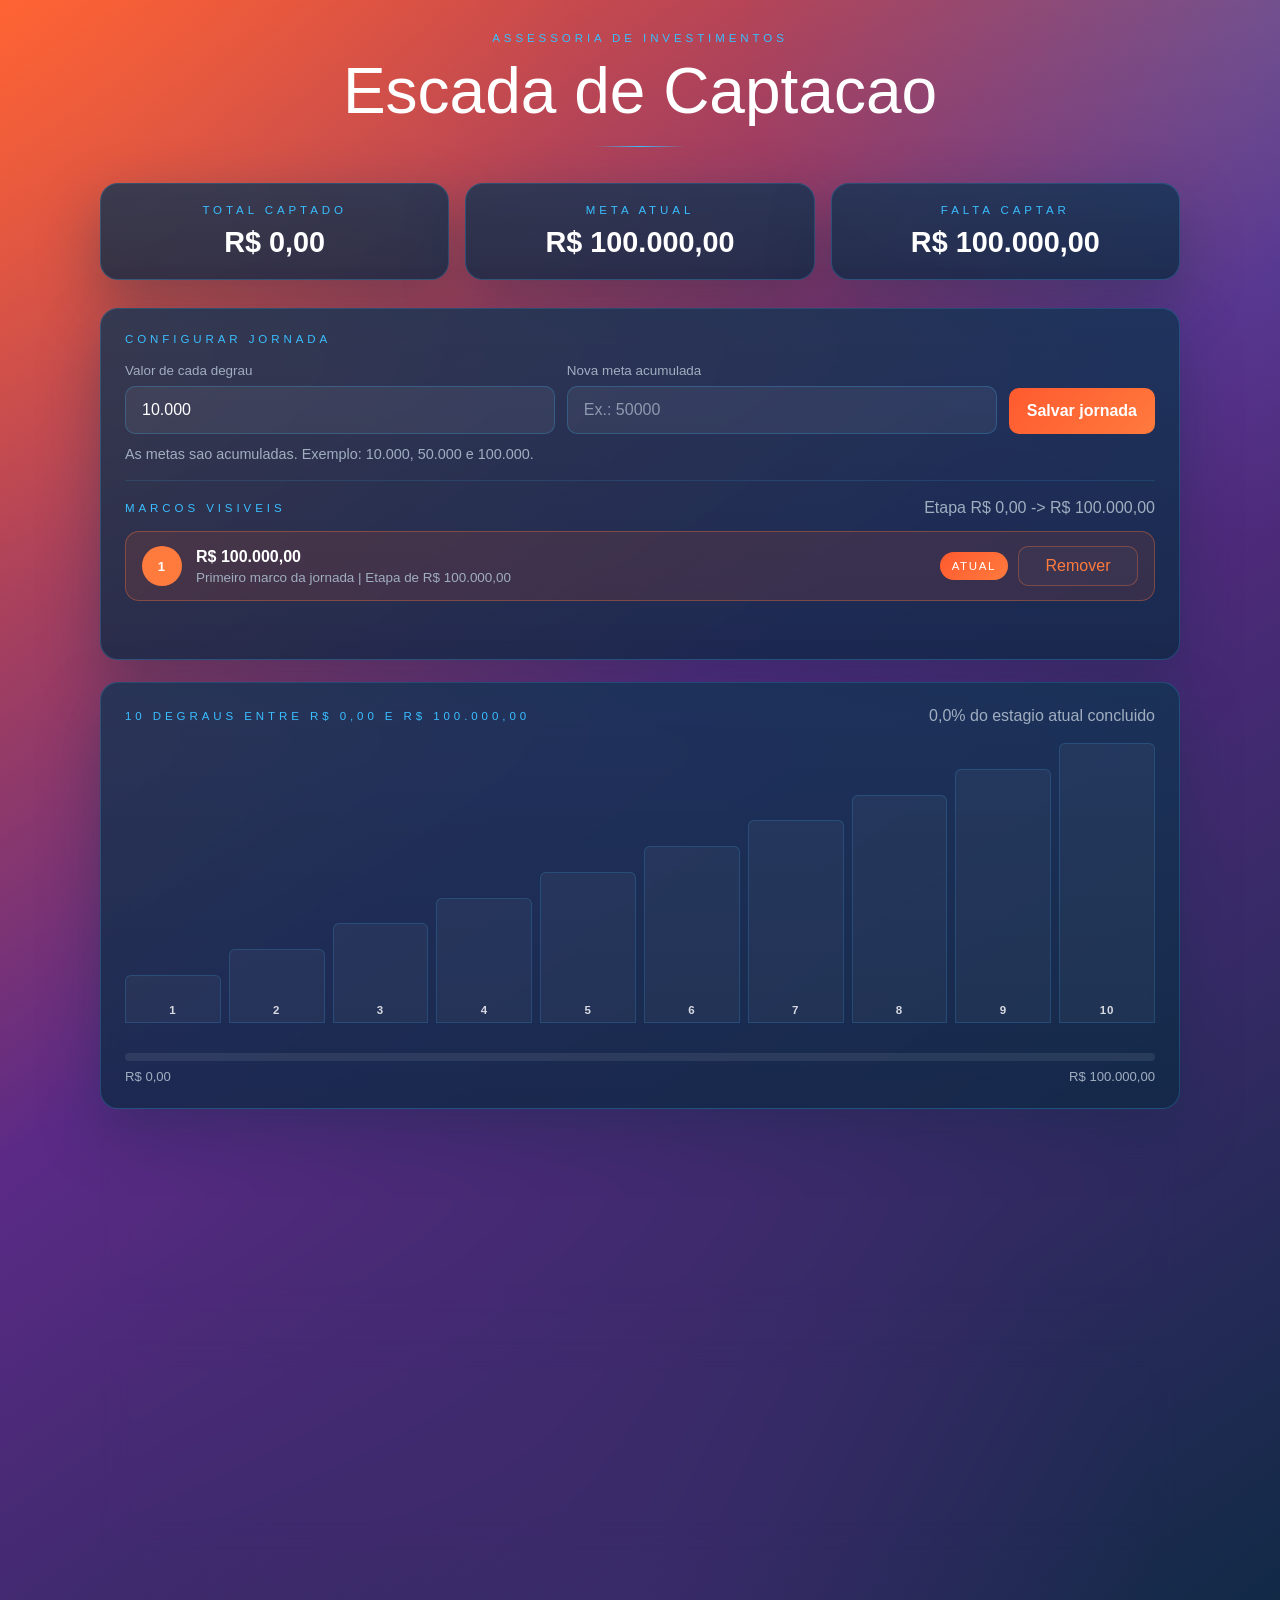
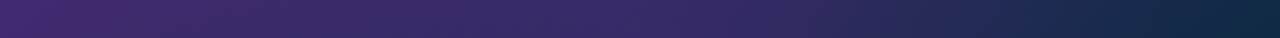
<file: index.html>
<!DOCTYPE html>
<html lang="pt-BR">
<head>
  <meta charset="UTF-8">
  <meta name="viewport" content="width=device-width, initial-scale=1.0">
  <title>Escada de Captacao</title>
  <link rel="stylesheet" href="style/styles.css">
</head>
<body>
  <main class="app-shell">
    <div class="app-frame">
      <header class="hero">
        <p class="eyebrow">Assessoria de investimentos</p>
        <h1>Escada de Captacao</h1>
        <div class="hero-rule" aria-hidden="true"></div>
      </header>

      <section class="summary-grid" aria-label="Resumo da captacao">
        <article class="summary-card">
          <p class="summary-label">Total captado</p>
          <strong class="summary-value" data-total-captured>R$ 0,00</strong>
        </article>
        <article class="summary-card">
          <p class="summary-label">Meta atual</p>
          <strong class="summary-value" data-total-goal>R$ 100.000,00</strong>
        </article>
        <article class="summary-card">
          <p class="summary-label">Falta captar</p>
          <strong class="summary-value" data-total-remaining>R$ 100.000,00</strong>
        </article>
      </section>

      <section class="panel" aria-labelledby="settings-title">
        <div class="panel-header">
          <p id="settings-title" class="panel-title">Configurar jornada</p>
        </div>
        <form class="settings-form" data-settings-form>
          <label class="field">
            <span>Valor de cada degrau</span>
            <input type="text" name="stepValue" inputmode="decimal" placeholder="Ex.: 10000">
          </label>
          <label class="field">
            <span>Nova meta acumulada</span>
            <input type="text" name="milestoneValue" inputmode="decimal" placeholder="Ex.: 50000">
          </label>
          <button class="primary-button" type="submit">Salvar jornada</button>
        </form>
        <p class="settings-help">As metas sao acumuladas. Exemplo: 10.000, 50.000 e 100.000.</p>
        <div class="milestones-panel">
          <div class="panel-header compact-header">
            <p class="panel-title">Marcos visiveis</p>
            <span class="progress-copy" data-active-stage-copy>Etapa atual</span>
          </div>
          <div class="milestones-list" data-milestones-list></div>
        </div>
        <p class="form-feedback" data-settings-feedback aria-live="polite"></p>
      </section>

      <section class="panel staircase-panel" aria-labelledby="staircase-title">
        <div class="panel-header">
          <p id="staircase-title" class="panel-title" data-staircase-title>Etapa atual da jornada</p>
          <span class="progress-copy" data-progress-copy>0,0% do estagio atual concluido</span>
        </div>
        <div class="staircase" data-staircase aria-hidden="true"></div>
        <div class="progress-block">
          <div class="progress-track">
            <div class="progress-fill" data-progress-fill></div>
          </div>
          <div class="progress-labels">
            <span data-progress-start>R$ 0</span>
            <span data-progress-goal>R$ 100.000</span>
          </div>
        </div>
      </section>

      <section class="panel" aria-labelledby="form-title">
        <div class="panel-header">
          <p id="form-title" class="panel-title">Registrar aporte</p>
        </div>
        <form class="entry-form" data-entry-form>
          <label class="field">
            <span>Descricao</span>
            <input type="text" name="label" maxlength="80" placeholder="Ex.: Cliente XPTO">
          </label>
          <label class="field">
            <span>Valor</span>
            <input type="text" name="amount" inputmode="decimal" placeholder="Ex.: 15000,50" required>
          </label>
          <button class="primary-button" type="submit">Adicionar aporte</button>
        </form>
        <p class="form-feedback" data-form-feedback aria-live="polite"></p>
      </section>

      <section class="panel entries-panel" aria-labelledby="entries-title">
        <div class="panel-header">
          <p id="entries-title" class="panel-title">Aportes registrados</p>
          <button class="ghost-button" type="button" data-clear-all>Limpar registros</button>
        </div>
        <div class="entries-list" data-entries-list></div>
        <div class="entries-empty" data-empty-state>Nenhum aporte registrado ate o momento.</div>
        <footer class="entries-footer">
          <span>Total captado</span>
          <strong data-footer-total>R$ 0,00</strong>
        </footer>
      </section>

      <section class="goal-banner" data-goal-banner hidden>
        <p class="goal-badge">Jornada concluida</p>
        <h2 data-goal-headline>Voce concluiu todas as metas acumuladas.</h2>
        <p data-goal-description>Cadastre uma nova meta para continuar a escada.</p>
      </section>
    </div>
  </main>

  <script src="js/app.js"></script>
</body>
</html>
</file>
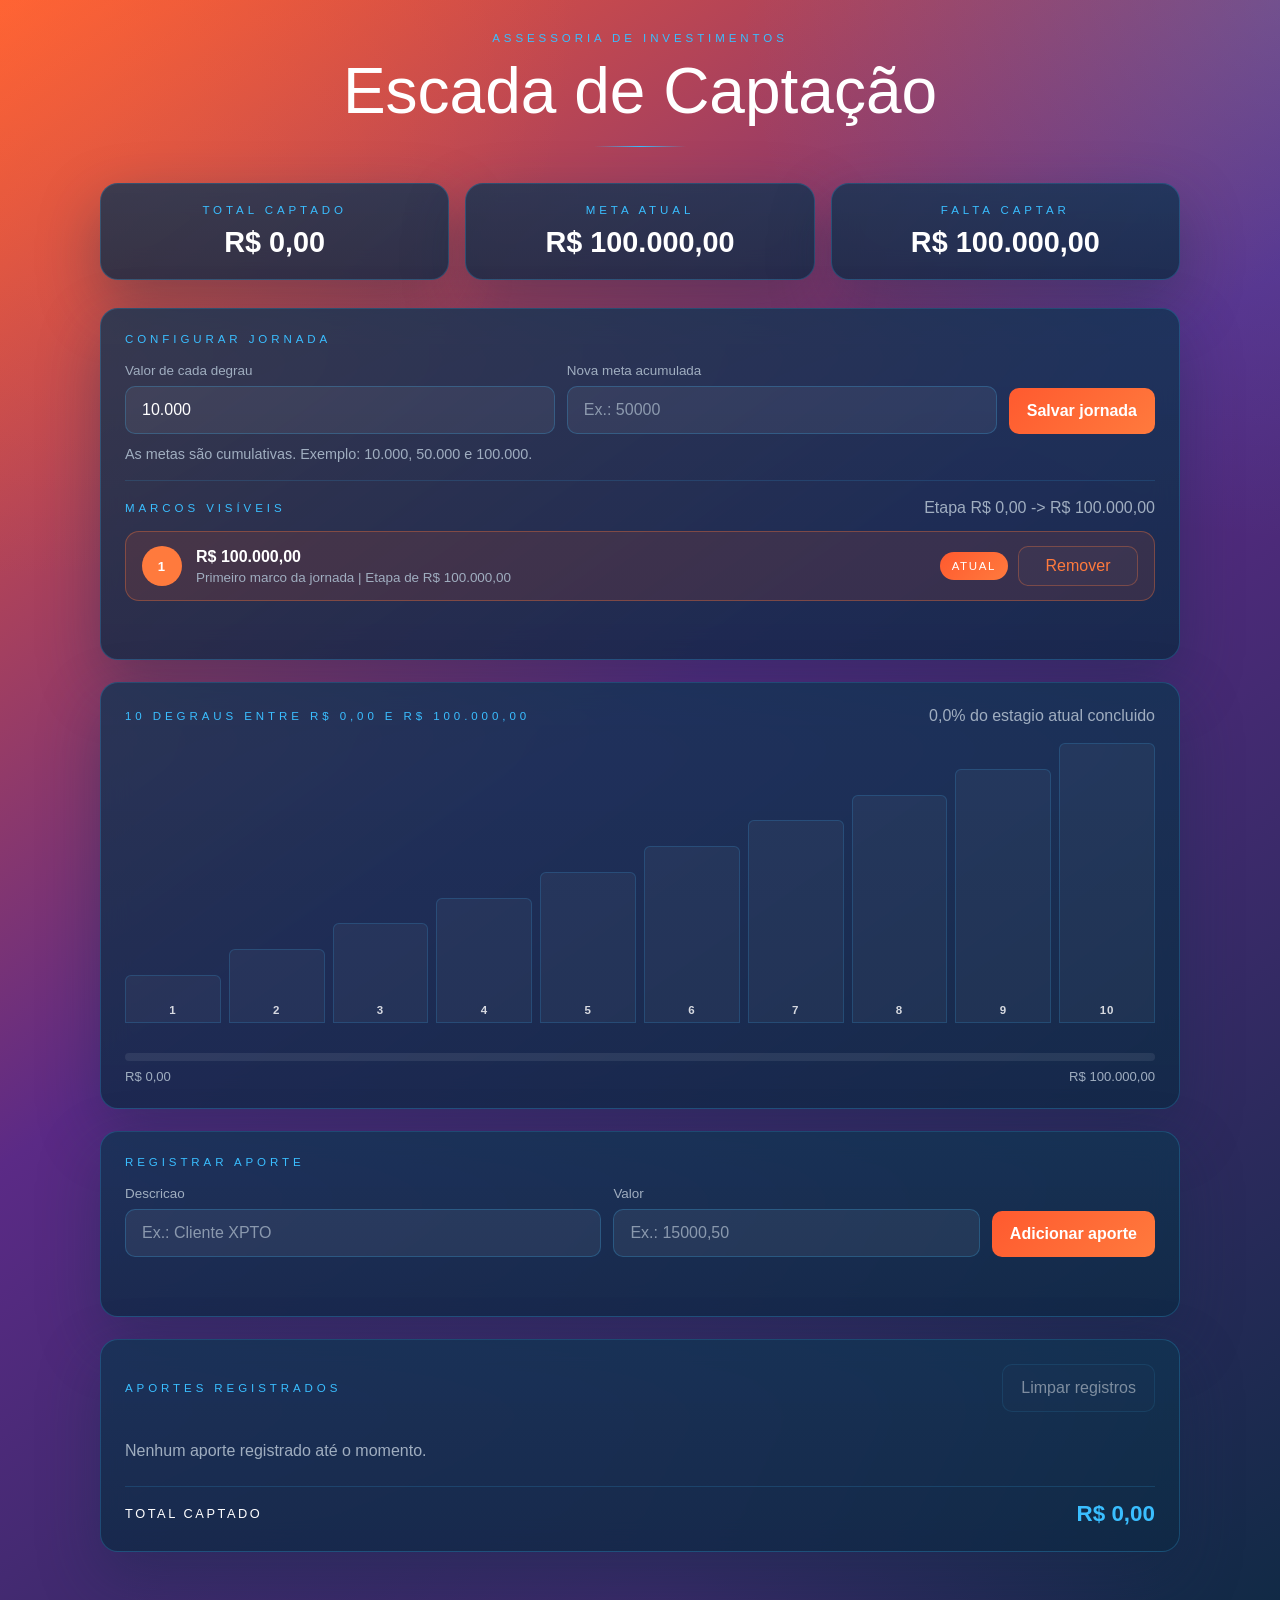
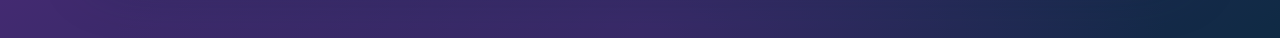
<file: views/index.html>
<!DOCTYPE html>
<html lang="pt-BR">
<head>
  <meta charset="UTF-8">
  <meta name="viewport" content="width=device-width, initial-scale=1.0">
  <title>Escada de Captacao</title>
  <link rel="stylesheet" href="../style/styles.css">
</head>
<body>
  <main class="app-shell">
    <div class="app-frame">
      <header class="hero">
        <p class="eyebrow">Assessoria de Investimentos</p>
        <h1>Escada de Captação</h1>
        <div class="hero-rule" aria-hidden="true"></div>
      </header>

      <section class="summary-grid" aria-label="Resumo da captação">
        <article class="summary-card">
          <p class="summary-label">Total captado</p>
          <strong class="summary-value" data-total-captured>R$ 0,00</strong>
        </article>
        <article class="summary-card">
          <p class="summary-label">Meta atual</p>
          <strong class="summary-value" data-total-goal>R$ 100.000,00</strong>
        </article>
        <article class="summary-card">
          <p class="summary-label">Falta captar</p>
          <strong class="summary-value" data-total-remaining>R$ 100.000,00</strong>
        </article>
      </section>

      <section class="panel" aria-labelledby="settings-title">
        <div class="panel-header">
          <p id="settings-title" class="panel-title">Configurar jornada</p>
        </div>
        <form class="settings-form" data-settings-form>
          <label class="field">
            <span>Valor de cada degrau</span>
            <input type="text" name="stepValue" inputmode="decimal" placeholder="Ex.: 10000">
          </label>
          <label class="field">
            <span>Nova meta acumulada</span>
            <input type="text" name="milestoneValue" inputmode="decimal" placeholder="Ex.: 50000">
          </label>
          <button class="primary-button" type="submit">Salvar jornada</button>
        </form>
        <p class="settings-help">As metas são cumulativas. Exemplo: 10.000, 50.000 e 100.000.</p>
        <div class="milestones-panel">
          <div class="panel-header compact-header">
            <p class="panel-title">Marcos visíveis</p>
            <span class="progress-copy" data-active-stage-copy>Etapa atual</span>
          </div>
          <div class="milestones-list" data-milestones-list></div>
        </div>
        <p class="form-feedback" data-settings-feedback aria-live="polite"></p>
      </section>

      <section class="panel staircase-panel" aria-labelledby="staircase-title">
        <div class="panel-header">
          <p id="staircase-title" class="panel-title" data-staircase-title>Etapa atual da jornada</p>
          <span class="progress-copy" data-progress-copy>0,0% do estagio atual concluído</span>
        </div>
        <div class="staircase" data-staircase aria-hidden="true"></div>
        <div class="progress-block">
          <div class="progress-track">
            <div class="progress-fill" data-progress-fill></div>
          </div>
          <div class="progress-labels">
            <span data-progress-start>R$ 0</span>
            <span data-progress-goal>R$ 100.000</span>
          </div>
        </div>
      </section>

      <section class="panel" aria-labelledby="form-title">
        <div class="panel-header">
          <p id="form-title" class="panel-title">Registrar aporte</p>
        </div>
        <form class="entry-form" data-entry-form>
          <label class="field">
            <span>Descricao</span>
            <input type="text" name="label" maxlength="80" placeholder="Ex.: Cliente XPTO">
          </label>
          <label class="field">
            <span>Valor</span>
            <input type="text" name="amount" inputmode="decimal" placeholder="Ex.: 15000,50" required>
          </label>
          <button class="primary-button" type="submit">Adicionar aporte</button>
        </form>
        <p class="form-feedback" data-form-feedback aria-live="polite"></p>
      </section>

      <section class="panel entries-panel" aria-labelledby="entries-title">
        <div class="panel-header">
          <p id="entries-title" class="panel-title">Aportes registrados</p>
          <button class="ghost-button" type="button" data-clear-all>Limpar registros</button>
        </div>
        <div class="entries-list" data-entries-list></div>
        <div class="entries-empty" data-empty-state>Nenhum aporte registrado até o momento.</div>
        <footer class="entries-footer">
          <span>Total captado</span>
          <strong data-footer-total>R$ 0,00</strong>
        </footer>
      </section>

      <section class="goal-banner" data-goal-banner hidden>
        <p class="goal-badge">Jornada concluída</p>
        <h2 data-goal-headline>Você concluiu todas as suas metas acumuladas.</h2>
        <p data-goal-description>Cadastre uma nova meta para continuar a sua jornada.</p>
      </section>
    </div>
  </main>

  <script src="../js/app.js"></script>
</body>
</html>
</file>
<file: style/styles.css>
:root {
  --bg-start: #ff5a2f;
  --bg-mid: #5b2a86;
  --bg-end: #0f2a44;
  --panel: rgba(15, 42, 68, 0.78);
  --panel-strong: rgba(15, 42, 68, 0.9);
  --panel-border: rgba(58, 190, 255, 0.22);
  --panel-border-strong: rgba(58, 190, 255, 0.36);
  --text-main: #ffffff;
  --text-muted: #a0aec0;
  --heading-accent: #3abeff;
  --primary: #ff5a2f;
  --primary-strong: #ff7a3d;
  --secondary-accent: #ffc857;
  --neon: #3abeff;
  --violet: #5b2a86;
  --deep-blue: #0f2a44;
  --success: #3abeff;
  --danger: #ff7a3d;
  --shadow: 0 24px 60px rgba(15, 42, 68, 0.38);
}

* {
  box-sizing: border-box;
}

html {
  min-height: 100%;
}

body {
  margin: 0;
  min-height: 100vh;
  font-family: Aptos, "Segoe UI", "Helvetica Neue", Arial, sans-serif;
  color: var(--text-main);
  background:
    radial-gradient(circle at top left, rgba(255, 122, 61, 0.3), transparent 28%),
    radial-gradient(circle at top right, rgba(58, 190, 255, 0.2), transparent 26%),
    radial-gradient(circle at bottom center, rgba(91, 42, 134, 0.32), transparent 30%),
    linear-gradient(145deg, var(--bg-start) 0%, var(--bg-mid) 46%, var(--bg-end) 100%);
}

button,
input {
  font: inherit;
}

.app-shell {
  min-height: 100vh;
  padding: 32px 16px 64px;
}

.app-frame {
  width: min(1080px, 100%);
  margin: 0 auto;
}

.hero {
  text-align: center;
  margin-bottom: 36px;
}

.eyebrow,
.panel-title,
.summary-label {
  margin: 0;
  text-transform: uppercase;
  letter-spacing: 0.34em;
  font-size: 0.72rem;
  color: var(--heading-accent);
}

.hero h1 {
  margin: 10px 0 0;
  font-size: clamp(2.4rem, 5vw, 4.2rem);
  font-weight: 400;
  color: var(--text-main);
}

.hero-rule {
  width: 92px;
  height: 1px;
  margin: 18px auto 0;
  background: linear-gradient(90deg, transparent, var(--neon), transparent);
}

.summary-grid {
  display: grid;
  grid-template-columns: repeat(3, minmax(0, 1fr));
  gap: 16px;
  margin-bottom: 28px;
}

.summary-card,
.panel,
.goal-banner {
  backdrop-filter: blur(14px);
  background:
    linear-gradient(180deg, rgba(58, 190, 255, 0.06), rgba(15, 42, 68, 0.08)),
    var(--panel);
  border: 1px solid var(--panel-border);
  border-radius: 18px;
  box-shadow: var(--shadow);
}

.summary-card {
  padding: 20px;
  text-align: center;
}

.summary-value {
  display: block;
  margin-top: 10px;
  font-size: clamp(1.3rem, 3vw, 1.8rem);
  color: var(--text-main);
}

.panel {
  padding: 24px;
  margin-bottom: 22px;
}

.panel-header {
  display: flex;
  align-items: center;
  justify-content: space-between;
  gap: 16px;
  margin-bottom: 18px;
}

.progress-copy,
.entries-empty,
.entry-meta p,
.form-feedback,
.progress-labels {
  color: var(--text-muted);
}

.staircase {
  display: grid;
  align-items: end;
  gap: 8px;
  min-height: 280px;
  overflow-x: auto;
  padding-bottom: 8px;
}

.step {
  position: relative;
  overflow: hidden;
  border: 1px solid rgba(58, 190, 255, 0.18);
  border-radius: 6px 6px 0 0;
  background: rgba(255, 255, 255, 0.04);
}

.step-fill {
  position: absolute;
  inset: auto 0 0;
  height: 0;
  background: linear-gradient(180deg, var(--primary-strong) 0%, var(--primary) 42%, var(--neon) 100%);
  transition: height 220ms ease;
}

.step[data-state="partial"] .step-fill {
  background: linear-gradient(180deg, rgba(255, 122, 61, 0.82), rgba(58, 190, 255, 0.44));
}

.step-label {
  position: absolute;
  inset: auto 0 6px;
  z-index: 1;
  display: block;
  text-align: center;
  font-size: 0.72rem;
  font-weight: 700;
  letter-spacing: 0.08em;
  color: rgba(255, 255, 255, 0.82);
}

.step[data-state="full"] .step-label {
  color: var(--deep-blue);
}

.progress-block {
  margin-top: 22px;
}

.progress-track {
  height: 8px;
  overflow: hidden;
  border-radius: 999px;
  background: rgba(255, 255, 255, 0.08);
}

.progress-fill {
  height: 100%;
  width: 0;
  border-radius: inherit;
  background: linear-gradient(90deg, var(--primary), var(--primary-strong), var(--neon));
  transition: width 260ms ease;
}

.progress-labels {
  display: flex;
  justify-content: space-between;
  margin-top: 8px;
  font-size: 0.82rem;
}

.entry-form {
  display: grid;
  grid-template-columns: minmax(0, 1.3fr) minmax(0, 1fr) auto;
  gap: 12px;
  align-items: end;
}

.settings-form {
  display: grid;
  grid-template-columns: minmax(0, 1fr) minmax(0, 1fr) auto;
  gap: 12px;
  align-items: end;
}

.settings-help {
  margin: 12px 0 0;
  color: var(--text-muted);
  font-size: 0.9rem;
}

.milestones-panel {
  margin-top: 18px;
  padding-top: 18px;
  border-top: 1px solid rgba(58, 190, 255, 0.14);
}

.compact-header {
  margin-bottom: 14px;
}

.milestones-list {
  display: grid;
  gap: 10px;
}

.milestone-item {
  display: flex;
  gap: 14px;
  align-items: center;
  padding: 14px 16px;
  border: 1px solid rgba(58, 190, 255, 0.14);
  border-radius: 14px;
  background: rgba(255, 255, 255, 0.03);
}

.milestone-item[data-state="completed"] {
  border-color: rgba(58, 190, 255, 0.36);
  background: rgba(58, 190, 255, 0.12);
}

.milestone-item[data-state="current"] {
  border-color: rgba(255, 122, 61, 0.34);
  background: rgba(255, 90, 47, 0.12);
}

.milestone-marker {
  width: 40px;
  height: 40px;
  display: inline-flex;
  align-items: center;
  justify-content: center;
  border-radius: 999px;
  font-size: 0.82rem;
  font-weight: 700;
  letter-spacing: 0.08em;
  color: var(--text-main);
  background: rgba(58, 190, 255, 0.22);
}

.milestone-item[data-state="completed"] .milestone-marker {
  color: var(--deep-blue);
  background: var(--neon);
}

.milestone-item[data-state="current"] .milestone-marker {
  background: var(--primary-strong);
}

.milestone-copy strong,
.milestone-copy span {
  display: block;
}

.milestone-copy span {
  margin-top: 4px;
  color: var(--text-muted);
  font-size: 0.84rem;
}

.milestone-badge {
  padding: 8px 12px;
  border-radius: 999px;
  font-size: 0.72rem;
  letter-spacing: 0.14em;
  text-transform: uppercase;
  color: var(--text-main);
  background: rgba(255, 255, 255, 0.08);
}

.milestone-item[data-state="completed"] .milestone-badge {
  color: var(--deep-blue);
  background: var(--neon);
}

.milestone-item[data-state="current"] .milestone-badge {
  color: var(--text-main);
  background: linear-gradient(135deg, var(--primary), var(--primary-strong));
}

.milestone-actions {
  display: flex;
  gap: 10px;
  justify-content: flex-end;
  align-items: center;
  margin-left: auto;
}

.milestone-remove {
  min-width: 120px;
}

.field {
  display: flex;
  flex-direction: column;
  gap: 8px;
}

.field span {
  font-size: 0.84rem;
  color: var(--text-muted);
}

.field input {
  width: 100%;
  padding: 14px 16px;
  border: 1px solid rgba(58, 190, 255, 0.24);
  border-radius: 10px;
  color: var(--text-main);
  background: rgba(255, 255, 255, 0.06);
}

.field input::placeholder {
  color: rgba(160, 174, 192, 0.82);
}

.field input:focus {
  outline: 2px solid rgba(58, 190, 255, 0.34);
  outline-offset: 1px;
}

.primary-button,
.ghost-button,
.danger-button {
  padding: 14px 18px;
  border-radius: 10px;
  cursor: pointer;
  transition: transform 140ms ease, opacity 140ms ease, border-color 140ms ease, background 140ms ease;
}

.primary-button:hover,
.ghost-button:hover,
.danger-button:hover {
  transform: translateY(-1px);
}

.primary-button {
  border: 0;
  color: var(--text-main);
  font-weight: 700;
  background: linear-gradient(135deg, var(--primary), var(--primary-strong));
}

.ghost-button,
.danger-button {
  border: 1px solid rgba(58, 190, 255, 0.24);
  color: var(--text-main);
  background: rgba(255, 255, 255, 0.02);
}

.ghost-button:disabled {
  opacity: 0.45;
  cursor: not-allowed;
  transform: none;
}

.danger-button {
  padding: 10px 14px;
  border-color: rgba(255, 122, 61, 0.32);
  color: var(--primary-strong);
}

.form-feedback {
  min-height: 1.4em;
  margin: 12px 0 0;
}

.form-feedback[data-state="error"] {
  color: var(--primary-strong);
}

.form-feedback[data-state="success"] {
  color: var(--neon);
}

.entries-list {
  display: flex;
  flex-direction: column;
  gap: 10px;
}

.entry-item {
  display: flex;
  align-items: center;
  justify-content: space-between;
  gap: 16px;
  padding: 14px 16px;
  border: 1px solid rgba(58, 190, 255, 0.12);
  border-radius: 12px;
  background: rgba(255, 255, 255, 0.03);
}

.entry-meta,
.entry-actions {
  display: flex;
  align-items: center;
  gap: 14px;
}

.entry-meta strong,
.entry-actions strong {
  display: block;
}

.entry-meta p {
  margin: 4px 0 0;
  font-size: 0.82rem;
}

.entry-index {
  width: 32px;
  height: 32px;
  display: inline-flex;
  align-items: center;
  justify-content: center;
  border-radius: 999px;
  font-size: 0.82rem;
  font-weight: 700;
  color: var(--text-main);
  background: rgba(58, 190, 255, 0.18);
}

.entries-empty {
  padding: 12px 0;
}

.entries-footer {
  display: flex;
  align-items: center;
  justify-content: space-between;
  gap: 16px;
  margin-top: 14px;
  padding-top: 14px;
  border-top: 1px solid rgba(58, 190, 255, 0.16);
  text-transform: uppercase;
  letter-spacing: 0.2em;
  font-size: 0.8rem;
}

.entries-footer strong {
  color: var(--neon);
  font-size: 1.4rem;
  letter-spacing: normal;
}

.entries-footer strong[data-goal-reached="true"] {
  color: var(--primary-strong);
}

.goal-banner {
  padding: 24px;
  text-align: center;
  background:
    radial-gradient(circle at top, rgba(58, 190, 255, 0.2), transparent 50%),
    linear-gradient(180deg, rgba(255, 122, 61, 0.08), rgba(15, 42, 68, 0.94));
}

.goal-badge {
  margin: 0;
  color: var(--neon);
  text-transform: uppercase;
  letter-spacing: 0.3em;
  font-size: 0.78rem;
}

.goal-banner h2 {
  margin: 10px 0 8px;
  font-size: clamp(1.8rem, 4vw, 2.6rem);
  color: var(--text-main);
}

.goal-banner p {
  margin: 0;
  color: var(--text-muted);
}

@media (max-width: 860px) {
  .summary-grid {
    grid-template-columns: 1fr;
  }

  .entry-form {
    grid-template-columns: 1fr;
  }

  .settings-form {
    grid-template-columns: 1fr;
  }

  .primary-button {
    width: 100%;
  }
}

@media (max-width: 720px) {
  .app-shell {
    padding-inline: 12px;
  }

  .panel,
  .summary-card,
  .goal-banner {
    padding: 18px;
  }

  .panel-header,
  .entry-item,
  .entry-meta,
  .entry-actions,
  .milestone-item {
    flex-direction: column;
    align-items: flex-start;
  }

  .staircase {
    gap: 5px;
    min-height: 220px;
  }

  .ghost-button,
  .danger-button,
  .milestone-remove {
    width: 100%;
  }
}
</file>
